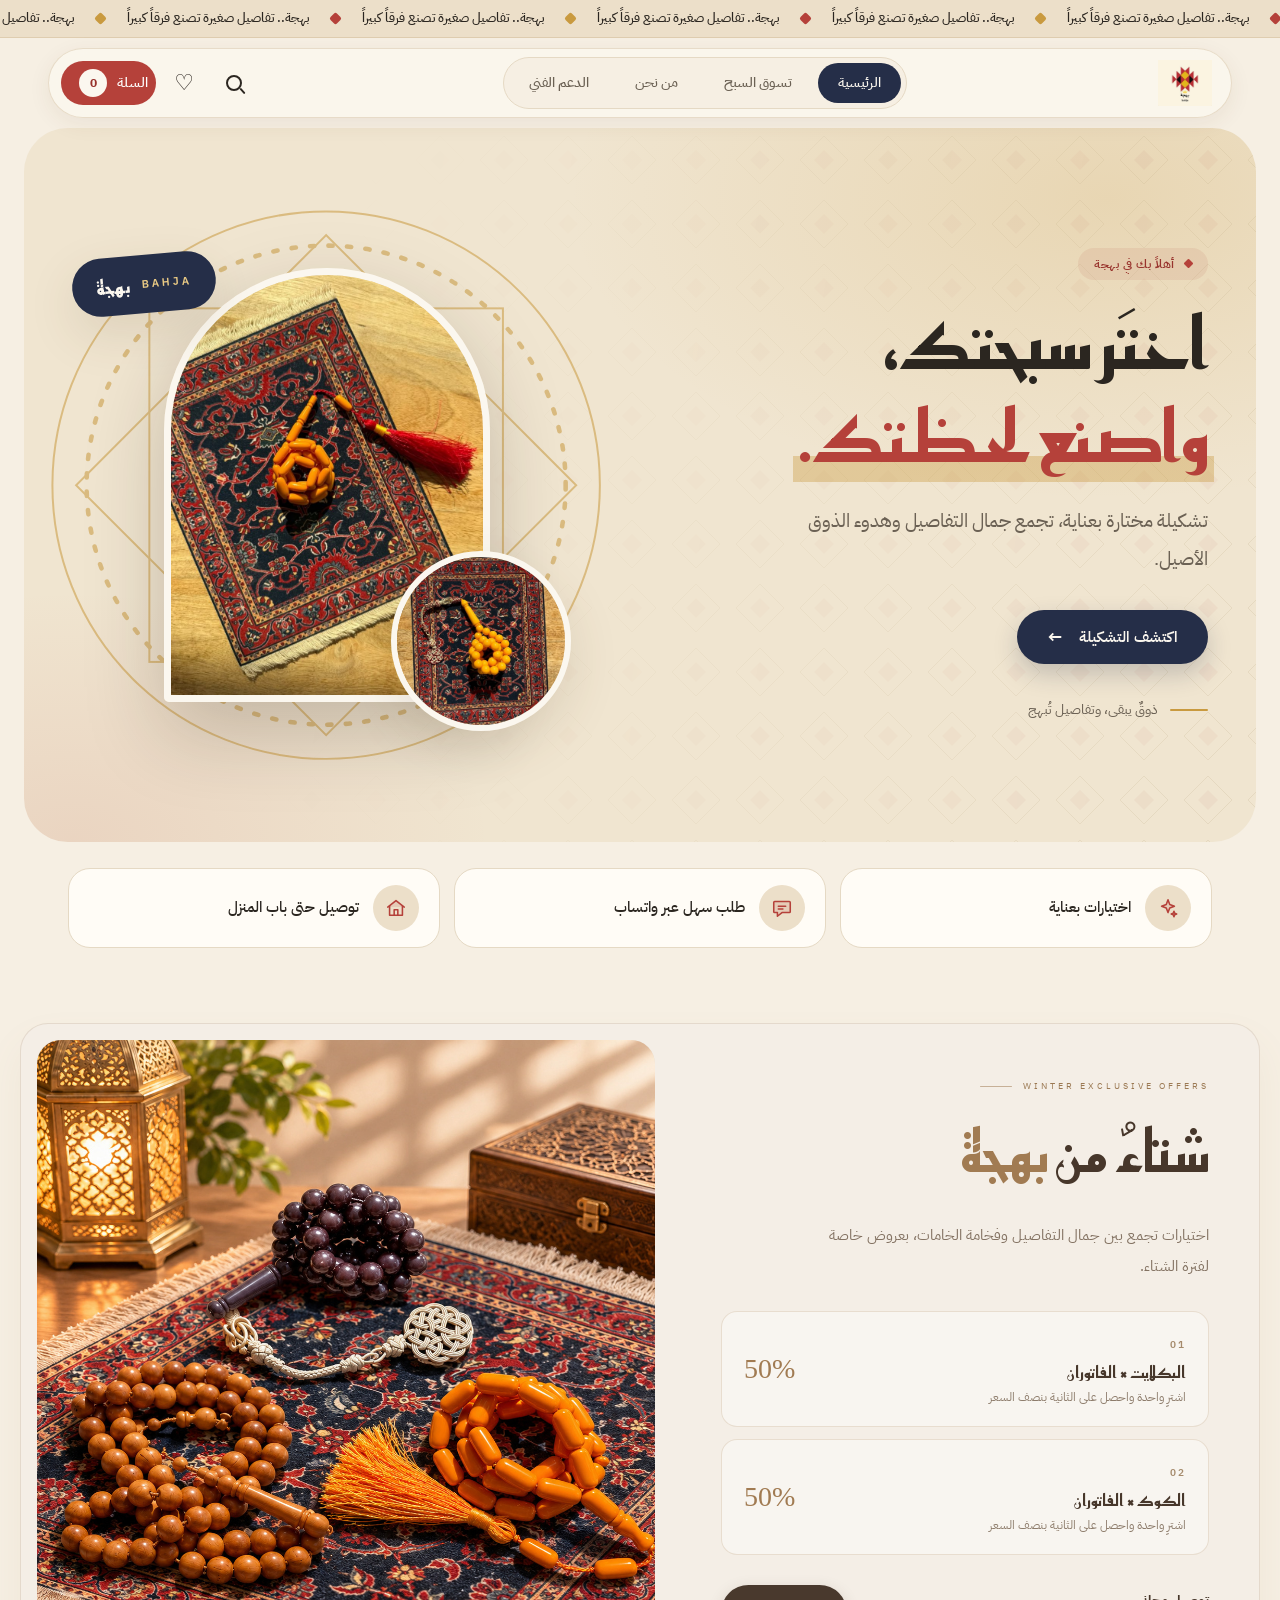
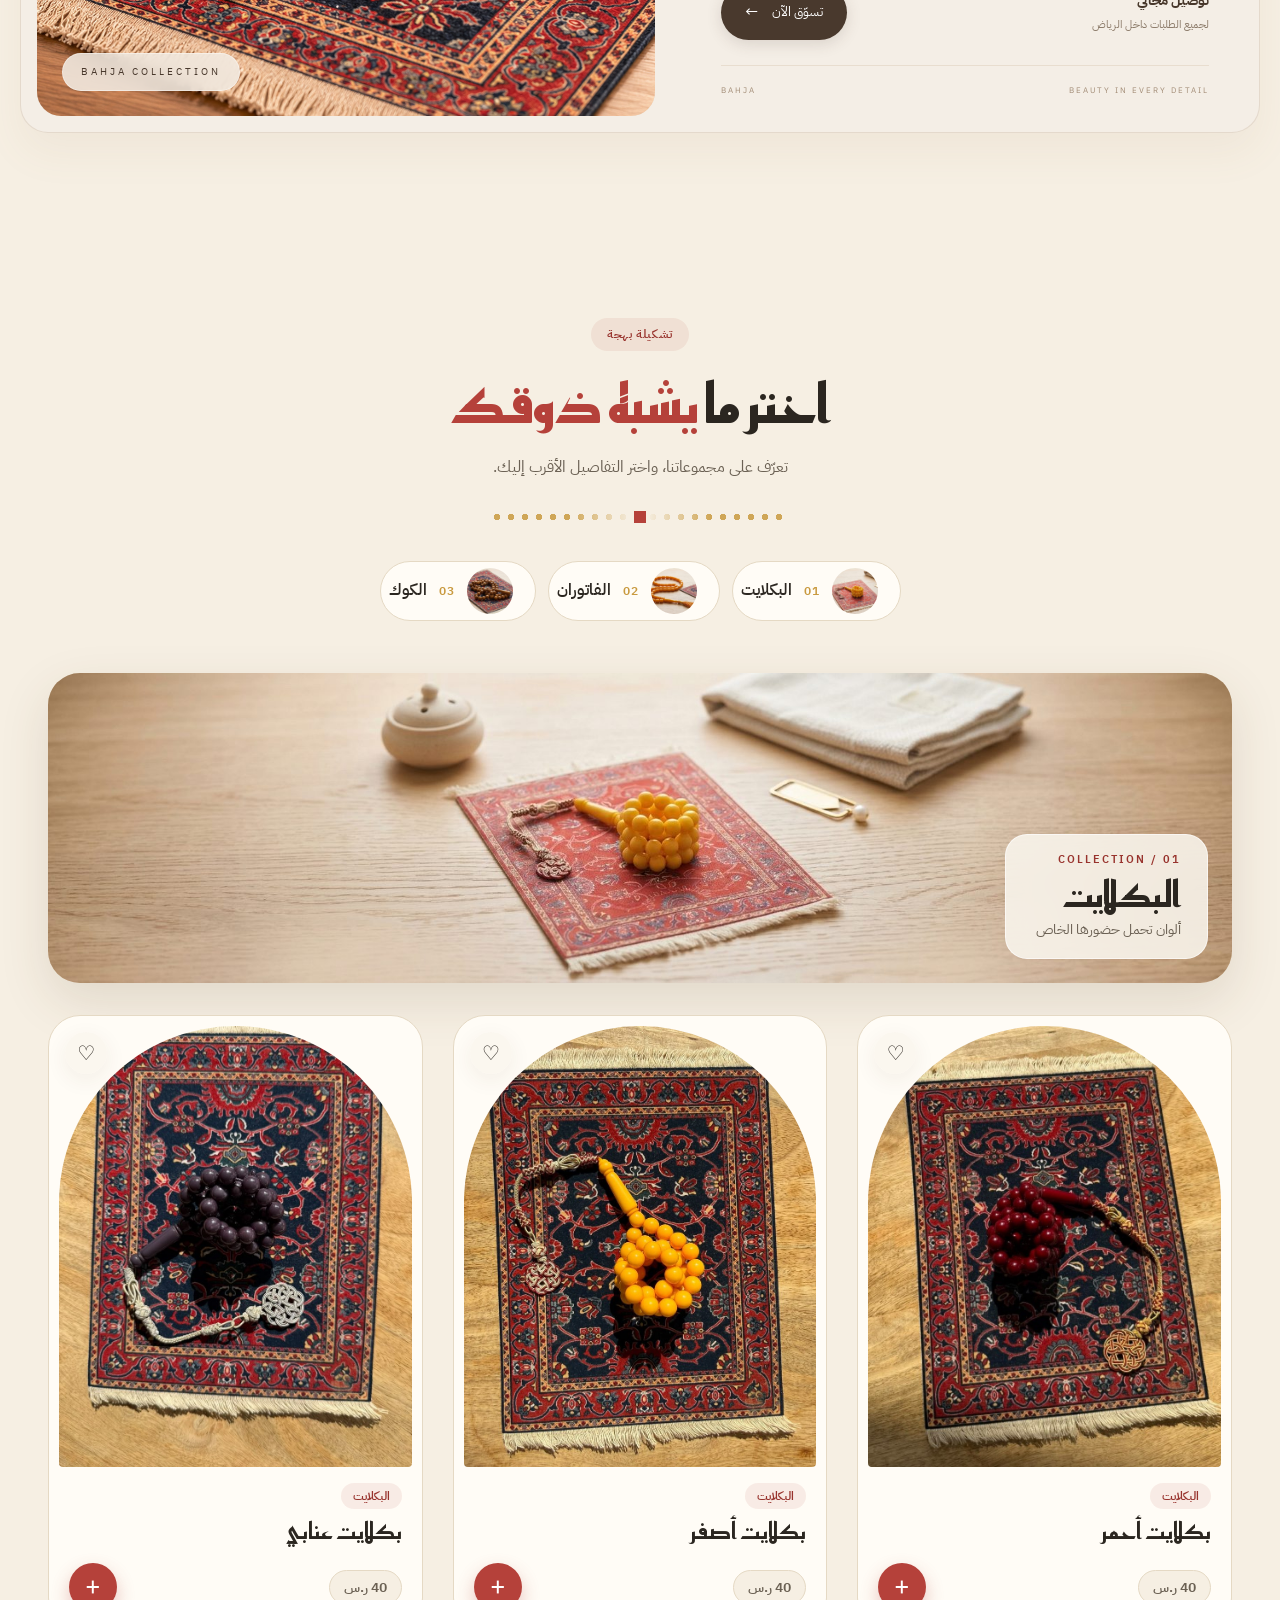
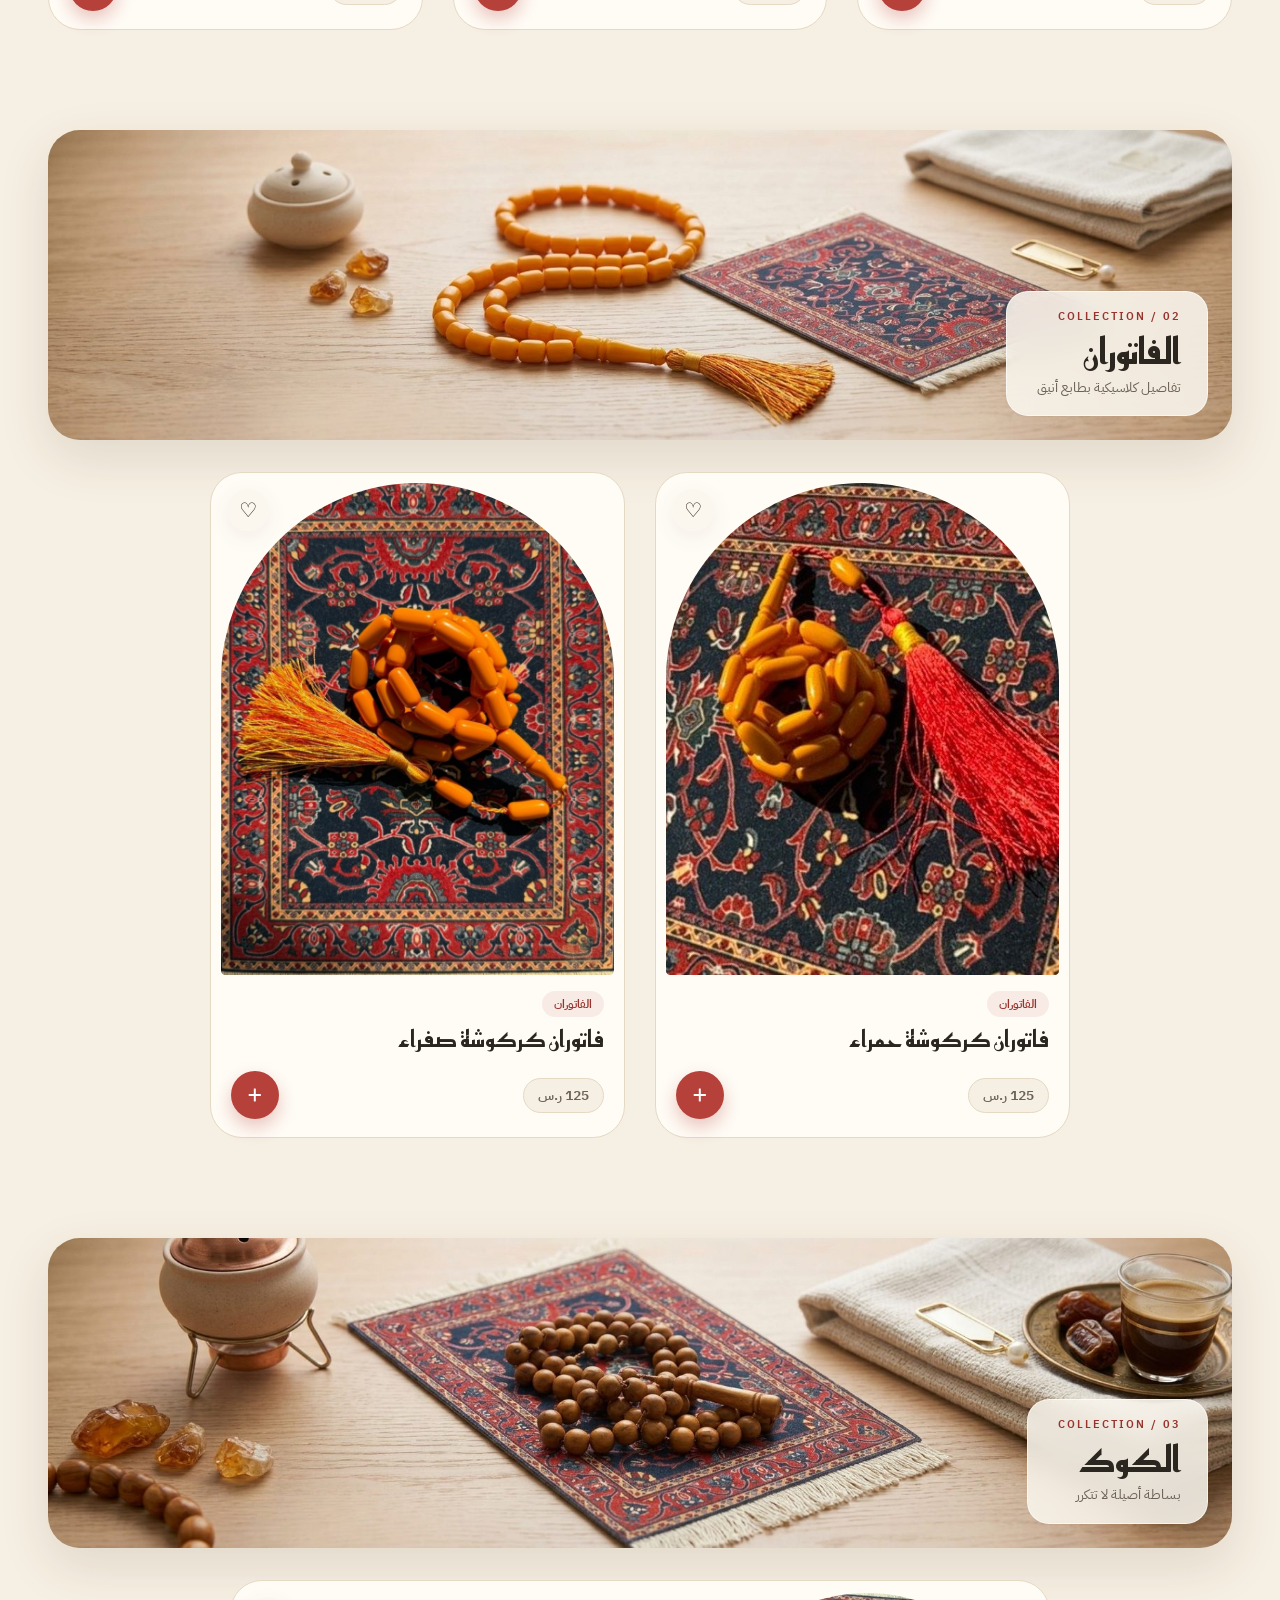
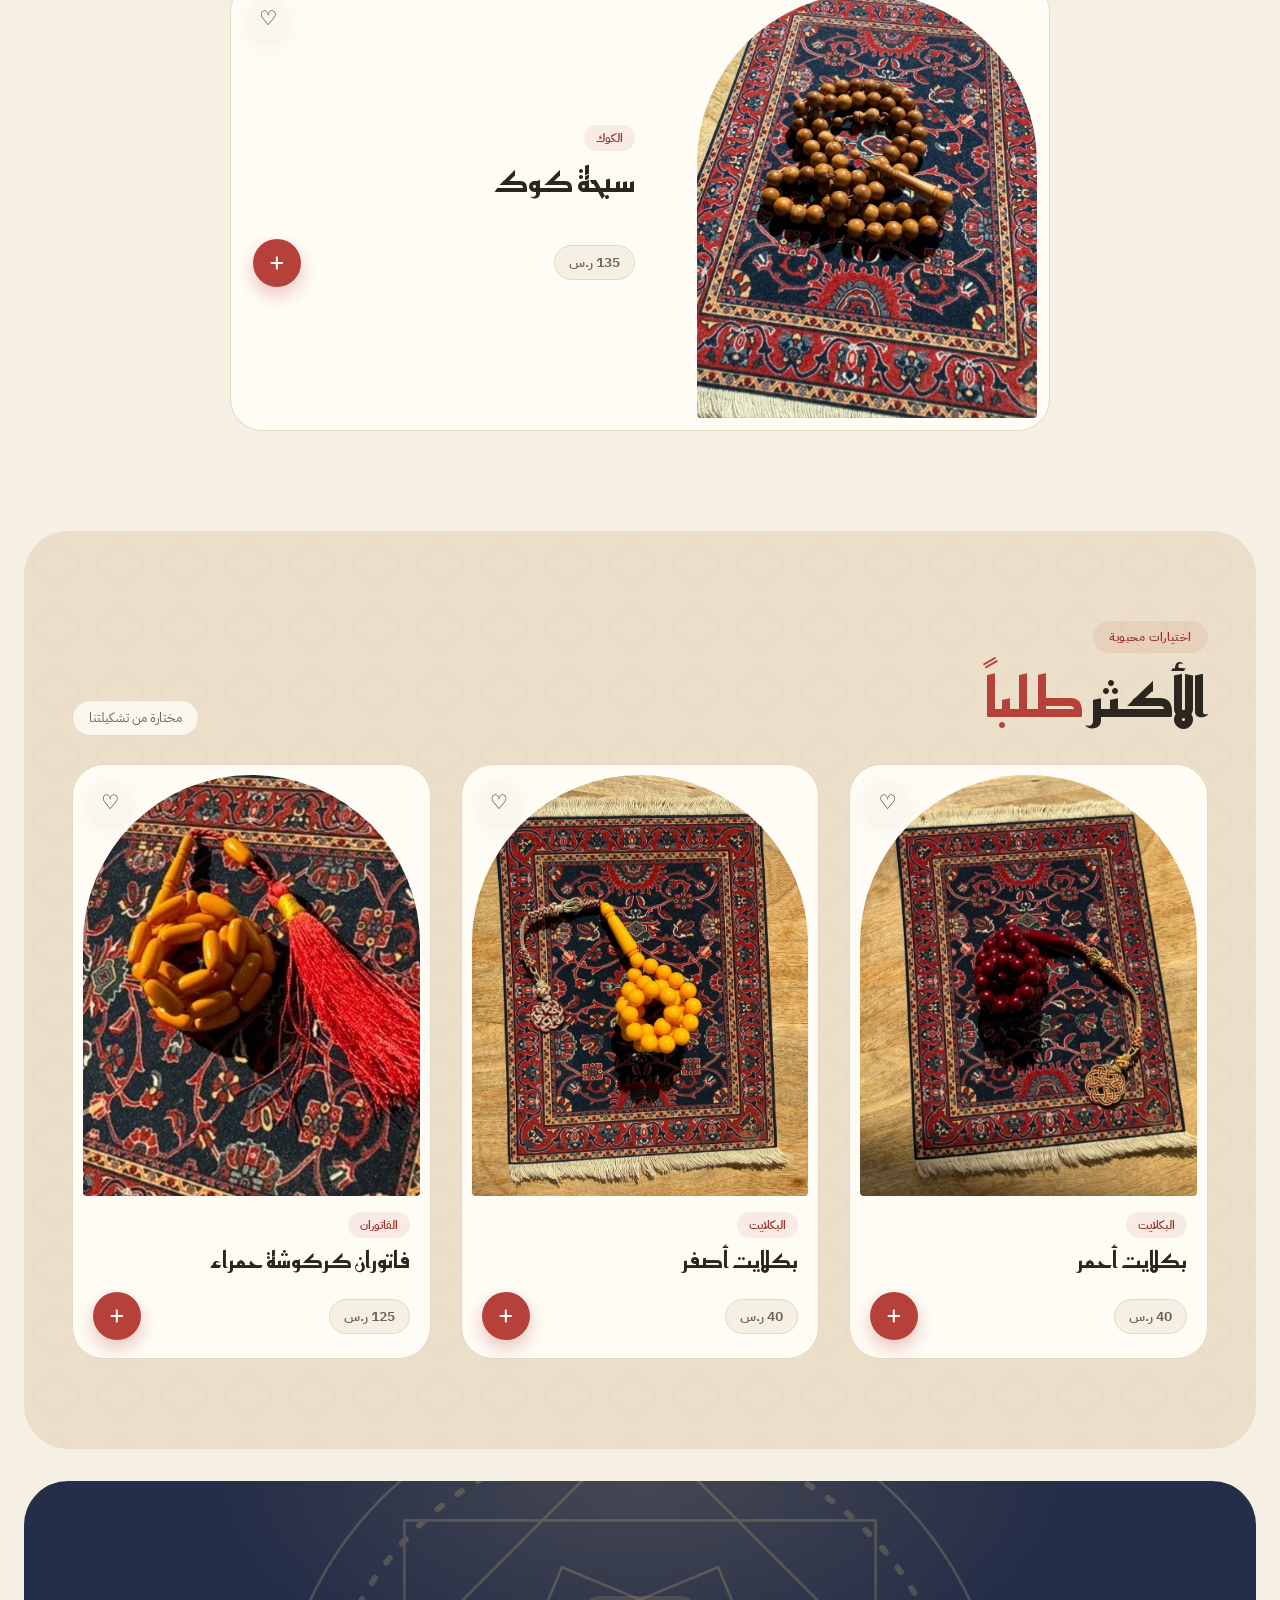
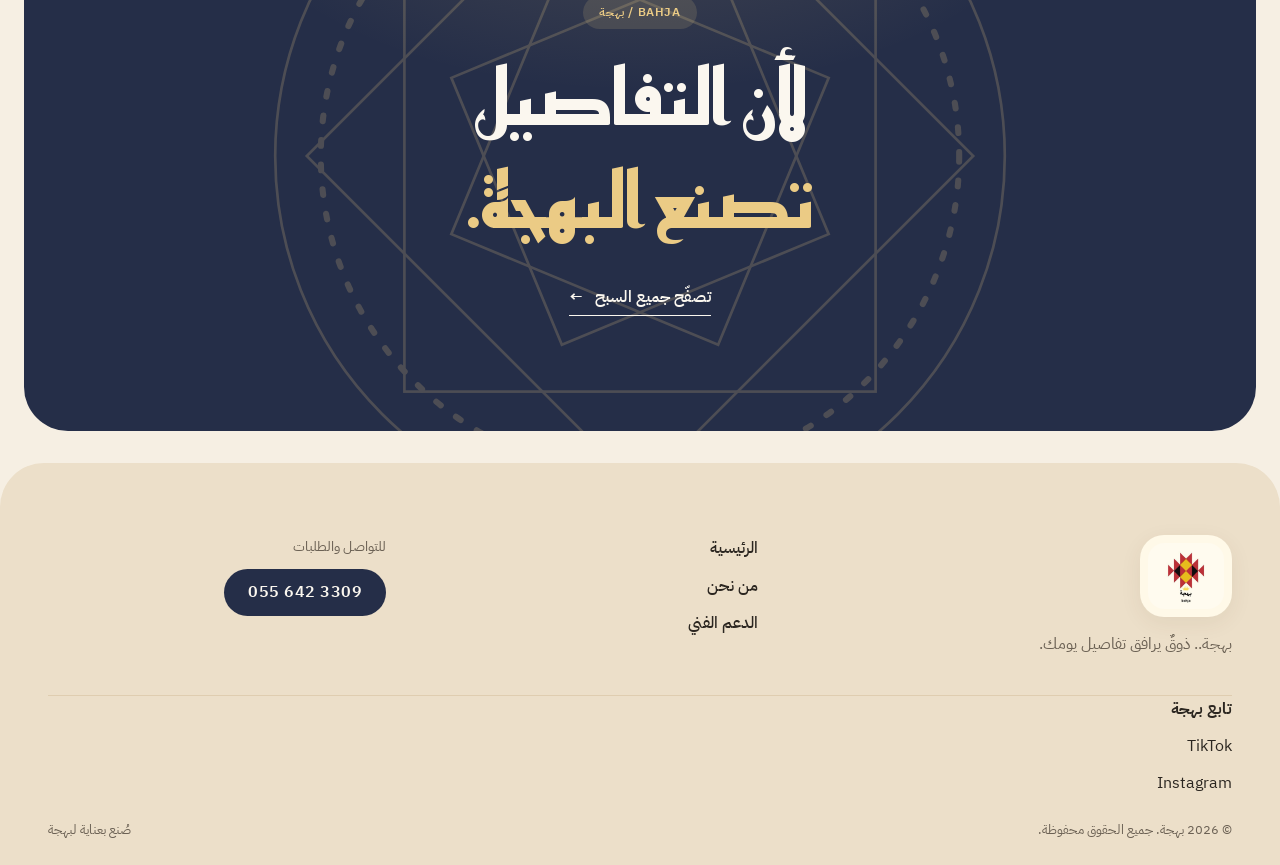
<file: index.html>
<!doctype html><html lang="ar" dir="rtl"><head><meta charset="utf-8"><meta name="viewport" content="width=device-width,initial-scale=1,viewport-fit=cover"><meta name="theme-color" content="#f6efe3"><meta name="description" content="بهجة — سبح مختارة بعناية، بتفاصيل تليق بذوقك."><title>بهجة | متجر السبح</title><link rel="preconnect" href="https://fonts.googleapis.com"><link rel="preconnect" href="https://fonts.gstatic.com" crossorigin><link href="https://fonts.googleapis.com/css2?family=IBM+Plex+Sans+Arabic:wght@300;400;500;600;700&family=Reem+Kufi:wght@400;500;600;700&display=swap" rel="stylesheet"><link rel="stylesheet" href="style.css"><script>document.documentElement.classList.add("js")</script></head><body data-page="home"><script src="s.js"></script><div class="announcement" role="note"><div class="marquee"><div class="marquee-group"><span>بهجة.. تفاصيل صغيرة تصنع فرقاً كبيراً</span><i aria-hidden="true"></i><span>بهجة.. تفاصيل صغيرة تصنع فرقاً كبيراً</span><i aria-hidden="true"></i><span>بهجة.. تفاصيل صغيرة تصنع فرقاً كبيراً</span><i aria-hidden="true"></i><span>بهجة.. تفاصيل صغيرة تصنع فرقاً كبيراً</span><i aria-hidden="true"></i><span>بهجة.. تفاصيل صغيرة تصنع فرقاً كبيراً</span><i aria-hidden="true"></i><span>بهجة.. تفاصيل صغيرة تصنع فرقاً كبيراً</span><i aria-hidden="true"></i><span>بهجة.. تفاصيل صغيرة تصنع فرقاً كبيراً</span><i aria-hidden="true"></i></div><div class="marquee-group" aria-hidden="true"><span>بهجة.. تفاصيل صغيرة تصنع فرقاً كبيراً</span><i aria-hidden="true"></i><span>بهجة.. تفاصيل صغيرة تصنع فرقاً كبيراً</span><i aria-hidden="true"></i><span>بهجة.. تفاصيل صغيرة تصنع فرقاً كبيراً</span><i aria-hidden="true"></i><span>بهجة.. تفاصيل صغيرة تصنع فرقاً كبيراً</span><i aria-hidden="true"></i><span>بهجة.. تفاصيل صغيرة تصنع فرقاً كبيراً</span><i aria-hidden="true"></i><span>بهجة.. تفاصيل صغيرة تصنع فرقاً كبيراً</span><i aria-hidden="true"></i><span>بهجة.. تفاصيل صغيرة تصنع فرقاً كبيراً</span><i aria-hidden="true"></i></div></div></div><header class="site-header"><div class="header-pill"><a class="brand" href="index.html" aria-label="بهجة - الرئيسية"><img src="imgs/logo.png" alt="شعار بهجة"></a><nav class="desktop-nav" aria-label="التنقل الرئيسي"><a class="active" href="index.html">الرئيسية</a><a href="#collections">تسوق السبح</a><a href="about.html">من نحن</a><a href="support.html">الدعم الفني</a></nav><div class="header-actions"><button class="icon-button" id="searchToggle" aria-label="بحث"><span class="search-symbol"></span></button><button class="icon-button favorite-shortcut" id="favoritesToggle" aria-label="المفضلة">♡</button><button class="cart-button" id="cartToggle" aria-label="السلة"><span>السلة</span><span class="cart-count" id="cartCount">0</span></button><button class="menu-toggle" id="menuToggle" aria-label="فتح القائمة" aria-expanded="false"><i></i><i></i></button></div></div><nav class="mobile-nav" id="mobileNav" aria-label="قائمة الجوال"><a class="active" href="index.html">الرئيسية</a><a href="#collections">تسوق السبح</a><a href="about.html">من نحن</a><a href="support.html">الدعم الفني</a></nav></header><main><section class="hero"><div class="hero-copy"><span class="eyebrow"><span></span> أهلاً بك في بهجة</span><h1>اختَر سبحتك،<br><em>واصنع لحظتك.</em></h1><p>تشكيلة مختارة بعناية، تجمع جمال التفاصيل وهدوء الذوق الأصيل.</p><a class="primary-button" href="#collections">اكتشف التشكيلة <span>←</span></a><div class="hero-note"><span class="note-line"></span> ذوقٌ يبقى، وتفاصيل تُبهج</div></div><div class="hero-art"><svg class="star-ring" viewBox="0 0 200 200" aria-hidden="true" focusable="false"><g fill="none" stroke="currentColor" stroke-width=".7"><circle cx="100" cy="100" r="96"/><circle cx="100" cy="100" r="84" stroke-dasharray="1.5 5" stroke-linecap="round" stroke-width="1.6"/><rect x="38" y="38" width="124" height="124"/><rect x="38" y="38" width="124" height="124" transform="rotate(45 100 100)"/><rect x="62" y="62" width="76" height="76" transform="rotate(22.5 100 100)"/><rect x="62" y="62" width="76" height="76" transform="rotate(67.5 100 100)"/></g></svg><div class="hero-arch"><img src="imgs/ftr_ahmr4.jpg" alt="سبحة من تشكيلة بهجة" onerror="this.style.opacity='.0'"></div><div class="hero-round"><img src="imgs/bkl_a9fr1.jpg" alt="" onerror="this.style.opacity='.0'"></div><div class="hero-stamp"><span>BAHJA</span><b>بهجة</b></div></div></section><section class="trust-strip reveal" aria-label="مميزات المتجر"><div><span class="trust-icon"><svg viewBox="0 0 24 24" aria-hidden="true"><path d="M12 3l1.9 5.1L19 10l-5.1 1.9L12 17l-1.9-5.1L5 10l5.1-1.9L12 3zM18.5 15.5l.8 2.2 2.2.8-2.2.8-.8 2.2-.8-2.2-2.2-.8 2.2-.8.8-2.2z"/></svg></span><span>اختيارات بعناية</span></div><div><span class="trust-icon"><svg viewBox="0 0 24 24" aria-hidden="true"><path d="M4 5h16a1 1 0 011 1v10a1 1 0 01-1 1h-8l-5 4v-4H4a1 1 0 01-1-1V6a1 1 0 011-1z"/><path d="M8 10h8M8 13h5"/></svg></span><span>طلب سهل عبر واتساب</span></div><div><span class="trust-icon"><svg viewBox="0 0 24 24" aria-hidden="true"><path d="M3 11l9-7 9 7"/><path d="M5 10v10h14V10"/><path d="M10 20v-6h4v6"/></svg></span><span>توصيل حتى باب المنزل</span></div></section><section class="winter-luxury" id="winterOffers"><div class="winter-image"><img src="imgs/shta.jpg" alt="تشكيلة بهجة لعروض الشتاء"><span class="winter-image-tag">BAHJA COLLECTION</span></div><div class="winter-info"><div class="winter-overline"><span></span>WINTER EXCLUSIVE OFFERS</div><h2>شتاءٌ من <em>بهجة</em></h2><p class="winter-description">اختيارات تجمع بين جمال التفاصيل وفخامة الخامات، بعروض خاصة لفترة الشتاء.</p><div class="winter-offer-list"><div class="winter-offer"><div><span class="winter-number">01</span><h3>البكلايت × الفاتوران</h3><p>اشترِ واحدة واحصل على الثانية بنصف السعر</p></div><span class="winter-offer-mark">50%</span></div><div class="winter-offer"><div><span class="winter-number">02</span><h3>الكوك × الفاتوران</h3><p>اشترِ واحدة واحصل على الثانية بنصف السعر</p></div><span class="winter-offer-mark">50%</span></div></div><div class="winter-bottom"><div class="winter-delivery"><div><b>توصيل مجاني</b><small>لجميع الطلبات داخل الرياض</small></div></div><a href="#collections" class="winter-shop-link">تسوّق الآن <span>←</span></a></div><div class="winter-footnote"><span>BAHJA</span><span>BEAUTY IN EVERY DETAIL</span></div></div></section><section class="section-heading reveal" id="collections"><div><span class="eyebrow">تشكيلة بهجة</span><h2>اختر ما <em>يشبه ذوقك</em></h2></div><p>تعرّف على مجموعاتنا، واختر التفاصيل الأقرب إليك.</p><div class="orn" aria-hidden="true"></div></section><nav class="collection-pills reveal" aria-label="المجموعات"><a href="#bakelite"><img src="imgs/blk.jpg" alt=""><b>01</b><span>البكلايت</span></a><a href="#faturan"><img src="imgs/ftr.jpg" alt=""><b>02</b><span>الفاتوران</span></a><a href="#kok"><img src="imgs/kok.jpg" alt=""><b>03</b><span>الكوك</span></a></nav><div class="search-panel" id="searchPanel"><label for="productSearch">ابحث عن سبحتك</label><div class="search-input-wrap"><span class="search-symbol"></span><input id="productSearch" type="search" placeholder="ابحث بالاسم أو النوع..."><button id="clearSearch" type="button">مسح</button></div></div><section class="collection-section" id="bakelite"><div class="collection-banner reveal"><img src="imgs/blk.jpg" alt="مجموعة البكلايت"><div class="banner-overlay"><span>01 / COLLECTION</span><h3>البكلايت</h3><p>ألوان تحمل حضورها الخاص</p></div></div><div class="product-grid" id="grid-bakelite"></div></section><section class="collection-section" id="faturan"><div class="collection-banner reveal"><img src="imgs/ftr.jpg" alt="مجموعة الفاتوران"><div class="banner-overlay"><span>02 / COLLECTION</span><h3>الفاتوران</h3><p>تفاصيل كلاسيكية بطابع أنيق</p></div></div><div class="product-grid" id="grid-faturan"></div></section><section class="collection-section" id="kok"><div class="collection-banner reveal"><img src="imgs/kok.jpg" alt="مجموعة الكوك"><div class="banner-overlay"><span>03 / COLLECTION</span><h3>الكوك</h3><p>بساطة أصيلة لا تتكرر</p></div></div><div class="product-grid" id="grid-kok"></div></section><section class="popular-section"><div class="section-heading compact reveal"><div><span class="eyebrow">اختيارات محبوبة</span><h2>الأكثر <em>طلباً</em></h2></div><span class="small-note">مختارة من تشكيلتنا</span></div><div class="popular-track" id="popularTrack"></div></section><section class="closing-banner reveal"><svg class="star-ring" viewBox="0 0 200 200" aria-hidden="true" focusable="false"><g fill="none" stroke="currentColor" stroke-width=".7"><circle cx="100" cy="100" r="96"/><circle cx="100" cy="100" r="84" stroke-dasharray="1.5 5" stroke-linecap="round" stroke-width="1.6"/><rect x="38" y="38" width="124" height="124"/><rect x="38" y="38" width="124" height="124" transform="rotate(45 100 100)"/><rect x="62" y="62" width="76" height="76" transform="rotate(22.5 100 100)"/><rect x="62" y="62" width="76" height="76" transform="rotate(67.5 100 100)"/></g></svg><span class="eyebrow">BAHJA / بهجة</span><h2>لأن التفاصيل<br><em>تصنع البهجة.</em></h2><a class="text-link" href="#collections">تصفّح جميع السبح <span>←</span></a></section></main><footer class="site-footer"><div class="footer-inner"><div class="footer-brand"><img src="imgs/logo.png" alt="بهجة"><p>بهجة.. ذوقٌ يرافق تفاصيل يومك.</p></div><div class="footer-links"><a href="index.html">الرئيسية</a><a href="about.html">من نحن</a><a href="support.html">الدعم الفني</a></div><div class="footer-contact"><span>للتواصل والطلبات</span><a href="https://wa.me/966556423309" target="_blank" rel="noopener" dir="ltr">055 642 3309</a></div></div><div class="footer-social"><span>تابع بهجة</span><a href="https://www.tiktok.com/@bahja.ksa" target="_blank" rel="noopener">TikTok</a><a href="https://www.instagram.com/bahja.ksa" target="_blank" rel="noopener">Instagram</a></div><div class="footer-bottom"><span>© <span id="year" class="year"></span> بهجة. جميع الحقوق محفوظة.</span><span>صُنع بعناية لبهجة</span></div></footer><div class="overlay" id="overlay"></div><aside class="cart-drawer" id="cartDrawer" aria-label="سلة التسوق"><div class="drawer-head"><div><span class="eyebrow">مشترياتك</span><h3>سلة التسوق</h3></div><button class="close-button" data-close aria-label="إغلاق">×</button></div><div class="cart-items" id="cartItems"></div><div class="cart-bottom"><div class="total-row"><span>المجموع قبل الخصم</span><strong id="cartSubtotal">0 ر.س</strong></div><div class="total-row"><span>خصم عروض الشتاء</span><strong id="cartDiscount">0 ر.س</strong></div><div class="total-row"><span>الإجمالي بعد الخصم</span><strong id="cartTotal">0 ر.س</strong></div><button class="primary-button full" id="checkoutButton">إتمام الطلب <span>←</span></button><p>سيتم إرسال تفاصيل طلبك عبر واتساب.</p></div></aside><section class="modal" id="productModal" role="dialog" aria-modal="true" aria-label="تفاصيل المنتج"><button class="close-button modal-close" data-close aria-label="إغلاق">×</button><div id="productModalContent"></div></section><section class="modal checkout-modal" id="checkoutModal" role="dialog" aria-modal="true" aria-label="إتمام الطلب"><button class="close-button modal-close" data-close aria-label="إغلاق">×</button><span class="eyebrow">خطوة أخيرة</span><h2>إتمام <em>طلبك</em></h2><p class="modal-intro">أدخل بيانات التوصيل، وسنجهّز لك رسالة الطلب على واتساب.</p><form id="checkoutForm"><div class="form-grid"><label>الاسم الكامل<input name="name" autocomplete="name" required placeholder="اكتب اسمك"></label><label>رقم الجوال<input name="phone" type="tel" inputmode="tel" autocomplete="tel" required placeholder="05xxxxxxxx"></label><label>المدينة <b>*</b><input name="city" required placeholder="مثال: الرياض"><small>التوصيل مجاني داخل مدينة الرياض.</small></label><label class="wide">عنوان المنزل <b>*</b><textarea name="address" required rows="2" placeholder="الحي، الشارع، رقم المنزل أو وصف الموقع"></textarea></label><label class="wide">طريقة التوصيل<select name="delivery" id="deliverySelect" required><option value="">اختر طريقة التوصيل</option><option value="توصيل إلى المنزل">توصيل إلى المنزل</option><option value="استلام من نقطة تسليم">استلام من نقطة تسليم</option></select></label><label class="wide">ملاحظات إضافية<textarea name="notes" rows="2" placeholder="اختياري"></textarea></label></div><div class="checkout-summary"><span>إجمالي الطلب</span><strong id="checkoutTotal">0 ر.س</strong></div><button class="primary-button full" type="submit">إرسال الطلب عبر واتساب <span>←</span></button><p class="form-hint">سيتم فتح واتساب لمراجعة الرسالة وإرسالها بنفسك.</p></form></section><div class="toast" id="toast" role="status"></div><script src="products.js"></script><script src="app.js"></script><script src="s.js"></script></body></html>
</file>
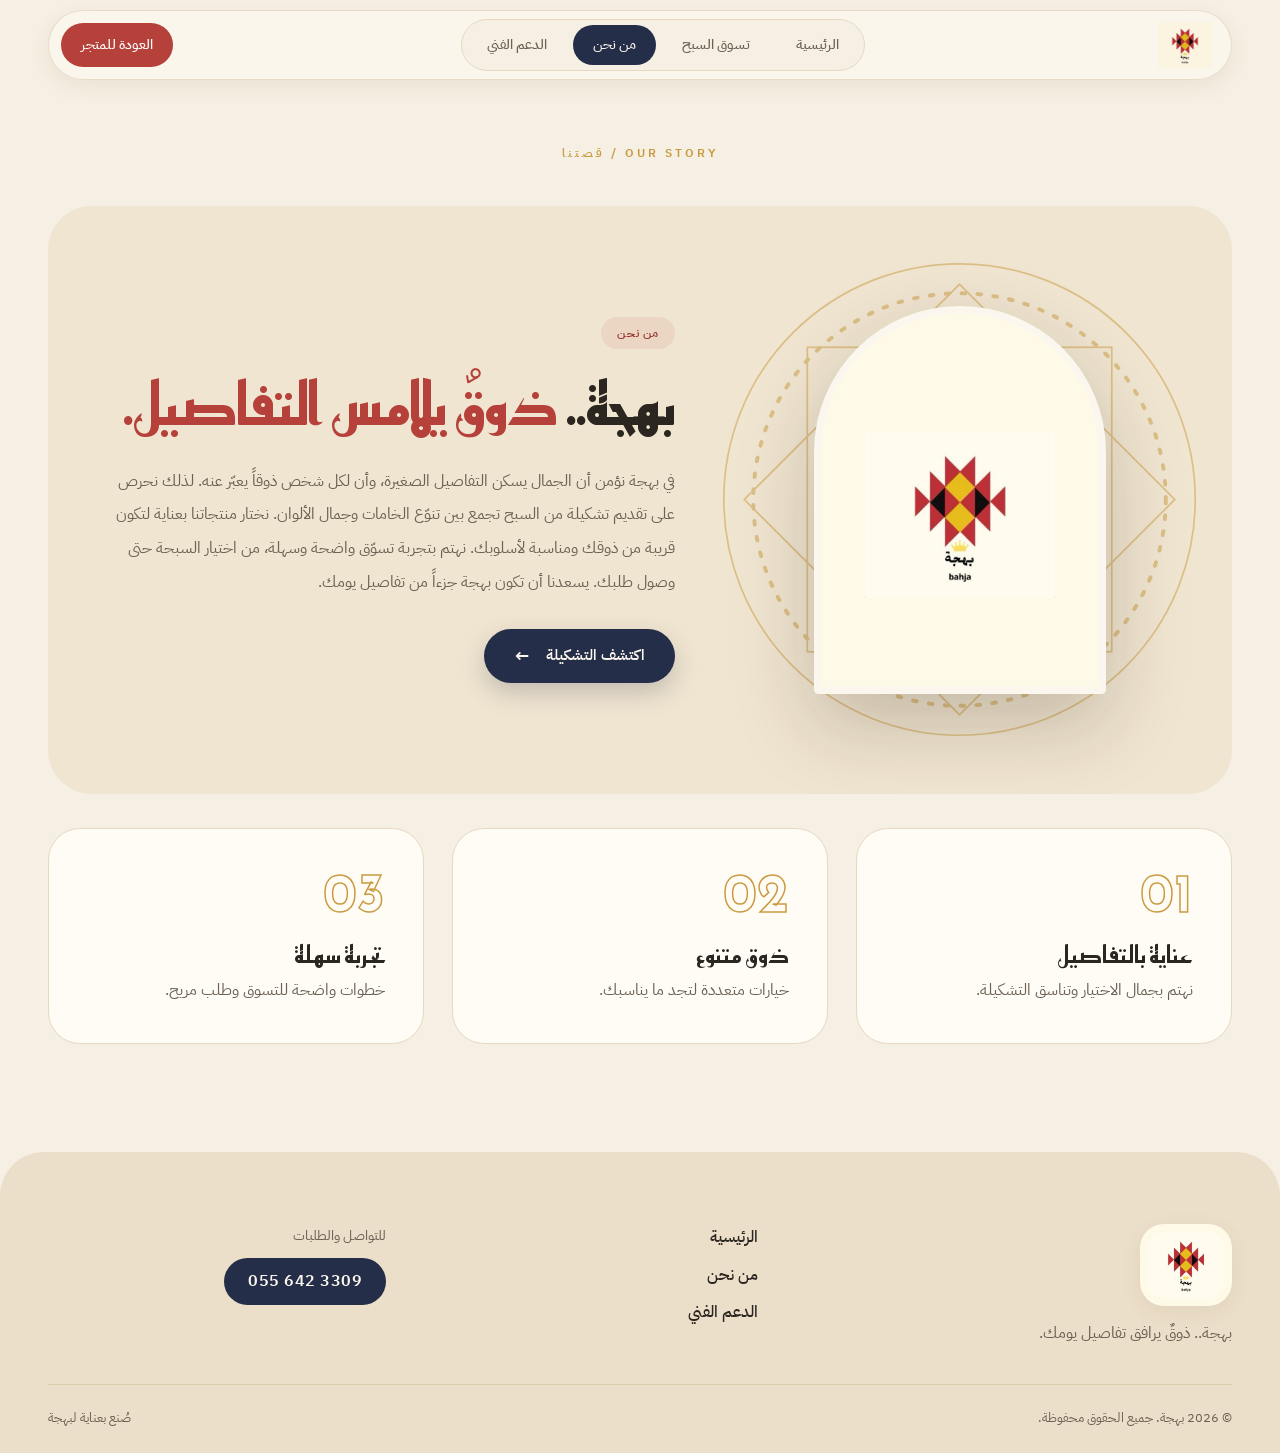
<file: about.html>
<!doctype html><html lang="ar" dir="rtl"><head><meta charset="utf-8"><meta name="viewport" content="width=device-width,initial-scale=1,viewport-fit=cover"><meta name="theme-color" content="#f6efe3"><title>من نحن | بهجة</title><link rel="preconnect" href="https://fonts.googleapis.com"><link rel="preconnect" href="https://fonts.gstatic.com" crossorigin><link href="https://fonts.googleapis.com/css2?family=IBM+Plex+Sans+Arabic:wght@300;400;500;600;700&family=Reem+Kufi:wght@400;500;600;700&display=swap" rel="stylesheet"><link rel="stylesheet" href="style.css"><script>document.documentElement.classList.add("js")</script></head><body data-page="inner"><header class="site-header"><div class="header-pill"><a class="brand" href="index.html" aria-label="بهجة - الرئيسية"><img src="imgs/logo.png" alt="شعار بهجة"></a><nav class="desktop-nav" aria-label="التنقل الرئيسي"><a href="index.html">الرئيسية</a><a href="index.html#collections">تسوق السبح</a><a class="active" href="about.html">من نحن</a><a href="support.html">الدعم الفني</a></nav><div class="header-actions"><a class="cart-button" href="index.html"><span>العودة للمتجر</span></a><button class="menu-toggle" id="menuToggle" aria-label="فتح القائمة" aria-expanded="false"><i></i><i></i></button></div></div><nav class="mobile-nav" id="mobileNav" aria-label="قائمة الجوال"><a href="index.html">الرئيسية</a><a href="index.html#collections">تسوق السبح</a><a class="active" href="about.html">من نحن</a><a href="support.html">الدعم الفني</a></nav></header><main class="inner-page"><div class="inner-kicker">OUR STORY / قصتنا</div><section class="about-hero"><div class="about-mark"><svg class="star-ring" viewBox="0 0 200 200" aria-hidden="true" focusable="false"><g fill="none" stroke="currentColor" stroke-width=".7"><circle cx="100" cy="100" r="96"/><circle cx="100" cy="100" r="84" stroke-dasharray="1.5 5" stroke-linecap="round" stroke-width="1.6"/><rect x="38" y="38" width="124" height="124"/><rect x="38" y="38" width="124" height="124" transform="rotate(45 100 100)"/><rect x="62" y="62" width="76" height="76" transform="rotate(22.5 100 100)"/><rect x="62" y="62" width="76" height="76" transform="rotate(67.5 100 100)"/></g></svg><div class="about-arch"><img src="imgs/logo.png" alt="شعار بهجة"></div></div><div class="about-copy"><span class="eyebrow">من نحن</span><h1>بهجة.. <em>ذوقٌ يلامس التفاصيل.</em></h1><p>في بهجة نؤمن أن الجمال يسكن التفاصيل الصغيرة، وأن لكل شخص ذوقاً يعبّر عنه. لذلك نحرص على تقديم تشكيلة من السبح تجمع بين تنوّع الخامات وجمال الألوان. نختار منتجاتنا بعناية لتكون قريبة من ذوقك ومناسبة لأسلوبك. نهتم بتجربة تسوّق واضحة وسهلة، من اختيار السبحة حتى وصول طلبك. يسعدنا أن تكون بهجة جزءاً من تفاصيل يومك.</p><a class="primary-button" href="index.html#collections">اكتشف التشكيلة <span>←</span></a></div></section><div class="about-values"><div class="reveal"><b>01</b><h3>عناية بالتفاصيل</h3><p>نهتم بجمال الاختيار وتناسق التشكيلة.</p></div><div class="reveal"><b>02</b><h3>ذوق متنوع</h3><p>خيارات متعددة لتجد ما يناسبك.</p></div><div class="reveal"><b>03</b><h3>تجربة سهلة</h3><p>خطوات واضحة للتسوق وطلب مريح.</p></div></div></main><footer class="site-footer"><div class="footer-inner"><div class="footer-brand"><img src="imgs/logo.png" alt="بهجة"><p>بهجة.. ذوقٌ يرافق تفاصيل يومك.</p></div><div class="footer-links"><a href="index.html">الرئيسية</a><a href="about.html">من نحن</a><a href="support.html">الدعم الفني</a></div><div class="footer-contact"><span>للتواصل والطلبات</span><a href="https://wa.me/966556423309" target="_blank" rel="noopener" dir="ltr">055 642 3309</a></div></div><div class="footer-bottom"><span>© <span id="year" class="year"></span> بهجة. جميع الحقوق محفوظة.</span><span>صُنع بعناية لبهجة</span></div></footer><script src="app.js"></script><script src="s.js"></script></body></html>
</file>
<file: style.css>
:root{color-scheme:light;--bg:#f6efe3;--bg2:#fbf7ef;--card:#fffcf6;--sand:#ecdfc9;--sand2:#dfcdb0;--line:#e5d9c4;--ink:#2b2620;--muted:#6b6154;--navy:#252e48;--navy2:#1c2338;--brick:#b5413a;--brick-d:#98332d;--gold:#c99a3f;--gold-soft:#ebcb85;--r-xl:44px;--r-lg:32px;--r-md:22px;--r-sm:14px;--shadow-s:0 6px 22px rgba(86,60,28,.07);--shadow-m:0 18px 50px rgba(86,60,28,.13);--shadow-l:0 30px 80px rgba(40,28,14,.22);--display:'Reem Kufi','IBM Plex Sans Arabic',serif;--body:'IBM Plex Sans Arabic','Tahoma',system-ui,sans-serif;--wrap:1240px;--gutter:clamp(16px,4.5vw,48px);--pad:max(var(--gutter),calc((100vw - var(--wrap)) / 2));--ease:cubic-bezier(.2,.7,.2,1)}*{box-sizing:border-box}html{scroll-behavior:smooth;scroll-padding-top:110px;-webkit-text-size-adjust:100%}body{margin:0;background:var(--bg);color:var(--ink);font-family:var(--body);font-size:16px;line-height:1.7;-webkit-font-smoothing:antialiased;overflow-x:hidden}body.no-scroll{overflow:hidden}img{max-width:100%;display:block}a{color:inherit;text-decoration:none}button,input,textarea,select{font:inherit;color:inherit}button{cursor:pointer;-webkit-tap-highlight-color:transparent}:focus-visible{outline:2px solid var(--brick);outline-offset:3px;border-radius:8px}em{font-style:normal}h1,h2,h3,h4{font-family:var(--display);font-weight:600;margin:0;line-height:1.35}.announcement{background:var(--sand);color:var(--ink);overflow:hidden;height:38px;display:flex;align-items:center;font-size:13px;border-bottom:1px solid var(--sand2)}.marquee{display:flex;width:max-content;direction:ltr;animation:marquee 46s linear infinite}.marquee-group{display:flex;align-items:center;flex-shrink:0}.marquee-group span{padding:0 22px;white-space:nowrap;direction:rtl;font-weight:500}.marquee-group i{width:9px;height:9px;background:var(--brick);transform:rotate(45deg);flex-shrink:0;border-radius:2px}.marquee-group i:nth-of-type(even){background:var(--gold)}@keyframes marquee{to{transform:translateX(-50%)}}.site-header{position:sticky;top:0;z-index:30;padding:10px var(--gutter) 0}.header-pill{max-width:var(--wrap);margin:0 auto;height:70px;padding:0 14px 0 12px;display:flex;align-items:center;justify-content:space-between;gap:16px;background:rgba(251,247,239,.84);-webkit-backdrop-filter:blur(16px) saturate(1.3);backdrop-filter:blur(16px) saturate(1.3);border:1px solid rgba(229,217,196,.9);border-radius:999px;box-shadow:var(--shadow-s);transition:box-shadow .3s,background .3s}.site-header.scrolled .header-pill{box-shadow:var(--shadow-m);background:rgba(251,247,239,.94)}.brand{display:grid;place-items:center;width:64px;height:56px;flex-shrink:0}.brand img{width:54px;height:50px;object-fit:contain;mix-blend-mode:multiply}.desktop-nav{display:flex;gap:6px;align-items:center;background:var(--bg);padding:5px;border-radius:999px;border:1px solid var(--line)}.desktop-nav a{font-size:14px;font-weight:500;color:var(--muted);padding:8px 20px;border-radius:999px;transition:.25s}.desktop-nav a:hover{color:var(--ink);background:var(--sand)}.desktop-nav a.active{background:var(--navy);color:var(--bg2)}.header-actions{display:flex;align-items:center;gap:6px}.icon-button{border:0;background:transparent;width:44px;height:44px;border-radius:50%;display:grid;place-items:center;font-size:22px;line-height:1;transition:.25s}.icon-button:hover{background:var(--sand)}.icon-button.active{background:var(--brick);color:#fff}.search-symbol{width:16px;height:16px;border:2px solid currentColor;border-radius:50%;display:block;position:relative}.search-symbol:after{content:"";position:absolute;width:7px;height:2px;background:currentColor;right:-6px;bottom:-3px;transform:rotate(48deg);border-radius:2px}.cart-button{border:0;background:var(--brick);color:#fff;padding:0 8px 0 18px;height:44px;border-radius:999px;font-size:14px;font-weight:500;display:inline-flex;gap:10px;align-items:center;transition:.25s}.cart-button:hover{background:var(--brick-d);transform:translateY(-1px)}a.cart-button{padding:0 20px}.cart-count{background:var(--bg2);color:var(--brick-d);border-radius:50%;width:28px;height:28px;display:grid;place-items:center;font-size:12px;font-weight:700}.cart-count.bump{animation:bump .4s var(--ease)}@keyframes bump{40%{transform:scale(1.35)}}.menu-toggle{display:none;border:0;background:var(--sand);width:44px;height:44px;border-radius:50%;place-items:center;align-content:center;gap:5px}.menu-toggle i{display:block;width:18px;height:2px;background:var(--ink);border-radius:2px;transition:.3s}.menu-toggle.open i:first-child{transform:translateY(3.5px) rotate(45deg)}.menu-toggle.open i:last-child{transform:translateY(-3.5px) rotate(-45deg)}.mobile-nav{display:none;position:absolute;top:calc(100% + 8px);inset-inline:var(--gutter);background:var(--bg2);border:1px solid var(--line);border-radius:var(--r-lg);padding:10px;box-shadow:var(--shadow-m);gap:4px}.mobile-nav a{padding:14px 18px;border-radius:var(--r-md);font-weight:500}.mobile-nav a:active,.mobile-nav a:hover{background:var(--sand)}.primary-button{display:inline-flex;align-items:center;justify-content:center;gap:16px;background:var(--navy);color:var(--bg2);padding:0 30px;min-height:54px;border:0;border-radius:999px;font-size:15px;font-weight:600;transition:.3s var(--ease);box-shadow:0 10px 24px rgba(37,46,72,.22)}.primary-button span{font-size:18px;transition:transform .3s var(--ease)}.primary-button:hover{background:var(--brick);transform:translateY(-2px);box-shadow:0 14px 28px rgba(181,65,58,.28)}.primary-button:hover span{transform:translateX(-5px)}.primary-button.full{width:100%}.text-link{display:inline-flex;gap:12px;align-items:center;color:var(--bg2);font-weight:600;border-bottom:1px solid currentColor;padding-bottom:4px}.close-button{width:44px;height:44px;border-radius:50%;border:0;background:var(--sand);font-size:24px;line-height:1;display:grid;place-items:center;transition:.25s;flex-shrink:0}.close-button:hover{background:var(--brick);color:#fff;transform:rotate(90deg)}.eyebrow{display:inline-flex;align-items:center;gap:10px;font-size:12px;letter-spacing:.6px;font-weight:600;color:var(--brick-d);background:rgba(181,65,58,.09);padding:6px 16px;border-radius:999px;margin-bottom:18px}.eyebrow>span{width:7px;height:7px;background:var(--brick);transform:rotate(45deg);border-radius:1px}.hero{position:relative;margin:10px clamp(8px,2vw,24px) 0;border-radius:var(--r-xl);background:radial-gradient(900px 500px at 88% 10%,rgba(201,154,63,.20),transparent 60%),radial-gradient(700px 420px at 4% 100%,rgba(181,65,58,.10),transparent 60%),#f0e5d0;padding:clamp(40px,6vw,84px) max(var(--gutter),calc((100% - var(--wrap)) / 2));display:grid;grid-template-columns:1.05fr .95fr;align-items:center;gap:clamp(24px,5vw,70px);overflow:hidden;isolation:isolate}.hero:before{content:"";position:absolute;inset:0;z-index:-1;opacity:.55;background-image:url("data:image/svg+xml,%3Csvg xmlns='http://www.w3.org/2000/svg' width='64' height='64'%3E%3Cpath d='M32 8L56 32 32 56 8 32z' fill='none' stroke='%23b8a27c' stroke-opacity='.35'/%3E%3Cpath d='M32 22L42 32 32 42 22 32z' fill='%23b5413a' fill-opacity='.10'/%3E%3C/svg%3E");-webkit-mask-image:linear-gradient(100deg,transparent 25%,#000 100%);mask-image:linear-gradient(100deg,transparent 25%,#000 100%)}.hero-copy{max-width:540px}.hero h1{font-size:clamp(40px,5.6vw,76px);line-height:1.3;font-weight:700;letter-spacing:-.5px}.hero h1 em{color:var(--brick);background:linear-gradient(transparent 68%,rgba(201,154,63,.38) 68% 92%,transparent 92%);padding:0 6px;margin:0 -6px}.hero-copy>p{font-size:clamp(16px,1.5vw,19px);color:var(--muted);line-height:2;max-width:440px;margin:18px 0 32px}.hero-note{display:flex;align-items:center;gap:12px;color:var(--muted);font-size:14px;margin-top:34px}.note-line{height:2px;width:38px;background:var(--gold);border-radius:2px}.hero-copy>*{animation:rise .9s var(--ease) both}.hero-copy>*:nth-child(2){animation-delay:.08s}.hero-copy>*:nth-child(3){animation-delay:.16s}.hero-copy>*:nth-child(4){animation-delay:.24s}.hero-copy>*:nth-child(5){animation-delay:.32s}@keyframes rise{from{opacity:0;transform:translateY(26px)}}.hero-art{position:relative;min-height:clamp(380px,46vw,560px);display:grid;place-items:center}.star-ring{position:absolute;width:min(112%,600px);aspect-ratio:1;color:var(--gold);opacity:.55;animation:spin 90s linear infinite;z-index:0}@keyframes spin{to{transform:rotate(360deg)}}.hero-arch{position:relative;z-index:2;width:min(64%,330px);aspect-ratio:3/4;border-radius:999px 999px 30px 30px;overflow:hidden;border:7px solid var(--bg2);box-shadow:var(--shadow-l);animation:floaty 7s ease-in-out infinite}.hero-arch img{width:100%;height:100%;object-fit:cover}.hero-round{position:absolute;z-index:3;inset-inline-start:2%;bottom:6%;width:clamp(110px,15vw,180px);aspect-ratio:1;border-radius:50%;overflow:hidden;border:6px solid var(--bg2);box-shadow:var(--shadow-m);animation:floaty 6s ease-in-out -2s infinite reverse}.hero-round img{width:100%;height:100%;object-fit:cover}.hero-stamp{position:absolute;z-index:4;top:9%;inset-inline-end:0;background:var(--navy);color:var(--bg2);padding:12px 24px;border-radius:999px;display:flex;align-items:center;gap:12px;box-shadow:var(--shadow-m);transform:rotate(-5deg)}.hero-stamp span{font:600 11px 'IBM Plex Sans Arabic',sans-serif;letter-spacing:3px;color:var(--gold-soft)}.hero-stamp b{font-family:var(--display);font-size:20px;font-weight:600}@keyframes floaty{50%{transform:translateY(-12px)}}.hero-image-frame img.image-missing,.hero-arch img.image-missing{visibility:hidden}.trust-strip{max-width:var(--wrap);margin:26px auto 0;padding:0 var(--gutter);display:grid;grid-template-columns:repeat(3,1fr);gap:14px}.trust-strip>div{display:flex;align-items:center;gap:14px;background:var(--card);border:1px solid var(--line);border-radius:var(--r-md);padding:16px 20px;font-weight:500;font-size:15px;transition:.3s var(--ease)}.trust-strip>div:hover{transform:translateY(-3px);box-shadow:var(--shadow-s)}.trust-icon{width:46px;height:46px;border-radius:50%;background:var(--sand);display:grid;place-items:center;flex-shrink:0}.trust-icon svg{width:22px;height:22px;fill:none;stroke:var(--brick);stroke-width:1.7;stroke-linecap:round;stroke-linejoin:round}.trust-icon svg path:first-child{fill:rgba(181,65,58,.12)}.section-heading{padding:clamp(64px,9vw,110px) var(--pad) 26px;display:flex;flex-direction:column;align-items:center;text-align:center;gap:6px}.section-heading h2{font-size:clamp(32px,4.4vw,54px);font-weight:700}.section-heading h2 em,.closing-banner h2 em,.about-hero h1 em,.support-intro h1 em,.checkout-modal h2 em{color:var(--brick)}.section-heading>p{color:var(--muted);margin:6px 0 0;max-width:440px}.orn{display:flex;align-items:center;justify-content:center;gap:12px;width:min(300px,70%);margin-top:20px;height:20px}.orn:before,.orn:after{content:"";flex:1;height:10px;background:radial-gradient(circle,var(--gold) 0 3px,transparent 3.5px) 0 50%/14px 10px repeat-x;opacity:.85}.orn:after,.orn:before{-webkit-mask-image:linear-gradient(90deg,#000 55%,transparent);mask-image:linear-gradient(90deg,#000 55%,transparent)}.orn:before{-webkit-mask-image:linear-gradient(270deg,#000 55%,transparent);mask-image:linear-gradient(270deg,#000 55%,transparent)}.orn{background:linear-gradient(var(--brick),var(--brick)) center/12px 12px no-repeat;background-clip:content-box}.section-heading.compact{flex-direction:row;justify-content:space-between;align-items:flex-end;text-align:start;padding:0 0 28px}.section-heading.compact .eyebrow{margin-bottom:10px}.small-note{font-size:13px;color:var(--muted);background:var(--bg2);padding:6px 16px;border-radius:999px;border:1px solid var(--line)}.collection-pills{display:flex;justify-content:center;flex-wrap:wrap;gap:12px;padding:8px var(--pad) 52px}.collection-pills a{display:flex;align-items:center;gap:12px;background:var(--card);border:1px solid var(--line);padding:6px 22px 6px 8px;border-radius:999px;font-weight:600;transition:.3s var(--ease)}.collection-pills a:hover{border-color:var(--brick);box-shadow:var(--shadow-s);transform:translateY(-3px)}.collection-pills img{width:46px;height:46px;border-radius:50%;object-fit:cover}.collection-pills b{font:600 12px 'IBM Plex Sans Arabic';color:var(--gold);letter-spacing:1px}.search-panel{display:none;margin:0 var(--pad) 36px;padding:18px;background:var(--card);border:1px solid var(--line);border-radius:var(--r-lg);box-shadow:var(--shadow-s)}.search-panel.open{display:block;animation:rise .4s var(--ease)}.search-panel label{display:block;font-size:14px;font-weight:600;margin-bottom:10px}.search-input-wrap{display:flex;align-items:center;gap:14px;background:var(--bg);padding:6px 20px;border-radius:999px;border:1px solid var(--line)}.search-input-wrap:focus-within{border-color:var(--brick)}.search-input-wrap input{border:0;outline:0;flex:1;min-width:0;background:transparent;height:44px}.search-input-wrap button{border:0;background:transparent;color:var(--brick);font-weight:600;font-size:14px}.collection-section{padding:0 var(--pad);margin-bottom:clamp(56px,8vw,100px)}.collection-banner{position:relative;height:clamp(190px,25vw,310px);border-radius:var(--r-lg);overflow:hidden;background:var(--sand);margin-bottom:clamp(18px,3vw,32px);box-shadow:var(--shadow-m)}.collection-banner img{width:100%;height:100%;object-fit:cover;transition:transform 1.2s var(--ease)}.collection-banner:hover img{transform:scale(1.04)}.banner-overlay{position:absolute;inset-inline-start:clamp(12px,2vw,24px);bottom:clamp(12px,2vw,24px);background:rgba(251,247,239,.86);-webkit-backdrop-filter:blur(12px);backdrop-filter:blur(12px);padding:16px 26px 16px 30px;border-radius:var(--r-md);max-width:min(330px,calc(100% - 24px));border:1px solid rgba(255,255,255,.6)}.banner-overlay span{font:600 11px 'IBM Plex Sans Arabic';letter-spacing:2px;color:var(--brick-d);display:block}.banner-overlay h3{font-size:clamp(26px,3vw,36px);margin:2px 0 0;font-weight:700}.banner-overlay p{margin:0;font-size:14px;color:var(--muted);line-height:1.7}.product-grid{display:grid;grid-template-columns:repeat(3,1fr);gap:clamp(14px,2.4vw,30px)}.product-grid[data-count="2"]{grid-template-columns:repeat(2,1fr);max-width:860px;margin-inline:auto}.product-grid[data-count="1"],.product-grid[data-count="0"]{grid-template-columns:1fr;max-width:820px;margin-inline:auto}.empty-state{text-align:center;color:var(--muted);padding:34px;background:var(--card);border:1px dashed var(--sand2);border-radius:var(--r-lg);margin:0}.product-card{position:relative;background:var(--card);border:1px solid var(--line);border-radius:var(--r-lg);padding:10px;display:flex;flex-direction:column;transition:transform .45s var(--ease),box-shadow .45s var(--ease),border-color .3s}.product-card:hover{transform:translateY(-8px);box-shadow:var(--shadow-m);border-color:var(--sand2)}.product-image-button{display:block;position:relative;border:0;padding:0;width:100%;aspect-ratio:4/5;border-radius:999px 999px 22px 22px;overflow:hidden;background:var(--sand)}.product-image-button img{width:100%;height:100%;object-fit:cover;transition:transform .9s var(--ease)}.product-card:hover .product-image-button img{transform:scale(1.07)}.image-view{position:absolute;bottom:16px;inset-inline:0;margin:auto;width:max-content;background:rgba(251,247,239,.92);color:var(--ink);font-size:13px;font-weight:600;padding:8px 20px;border-radius:999px;opacity:0;transform:translateY(12px);transition:.4s var(--ease)}.product-card:hover .image-view{opacity:1;transform:none}.favorite-button{position:absolute;z-index:3;top:16px;inset-inline-end:16px;width:42px;height:42px;border-radius:50%;border:0;background:rgba(251,247,239,.92);font-size:20px;line-height:1;color:var(--ink);display:grid;place-items:center;box-shadow:var(--shadow-s);transition:.3s var(--ease)}.favorite-button:hover{transform:scale(1.12)}.favorite-button.is-favorite{color:var(--brick);animation:pop .4s var(--ease)}@keyframes pop{40%{transform:scale(1.3)}}.product-info{padding:16px 10px 8px;display:flex;flex-direction:column;gap:6px;flex:1}.product-category{align-self:flex-start;font-size:12px;font-weight:600;color:var(--brick-d);background:rgba(181,65,58,.09);padding:3px 12px;border-radius:999px}.product-name{border:0;background:transparent;padding:0;text-align:start;font-family:var(--display);font-size:clamp(19px,1.9vw,23px);font-weight:600;line-height:1.4;transition:color .25s}.product-name:hover{color:var(--brick)}.product-meta{display:flex;align-items:center;justify-content:space-between;gap:10px;margin-top:auto;padding-top:10px}.product-meta strong{font-size:14px;font-weight:600;color:var(--muted);background:var(--bg);padding:6px 14px;border-radius:999px;border:1px solid var(--line);line-height:1.5}.add-button{width:48px;height:48px;border-radius:50%;border:0;background:var(--brick);color:#fff;font-size:26px;line-height:1;display:grid;place-items:center;flex-shrink:0;transition:.3s var(--ease);box-shadow:0 8px 18px rgba(181,65,58,.3)}.add-button:hover{background:var(--navy);transform:rotate(90deg) scale(1.06)}.product-grid[data-count="1"] .product-card{flex-direction:row;align-items:stretch;gap:clamp(14px,3vw,36px);padding:12px}.product-grid[data-count="1"] .product-image-button{width:min(46%,340px);flex-shrink:0}.product-grid[data-count="1"] .product-info{justify-content:center;padding:10px clamp(8px,2vw,28px) 10px 10px}.product-grid[data-count="1"] .product-name{font-size:clamp(24px,3vw,34px)}.product-grid[data-count="1"] .product-meta{margin-top:18px}.popular-section{margin:0 clamp(8px,2vw,24px);padding:clamp(48px,7vw,92px) var(--pad);background:var(--sand);border-radius:var(--r-xl);position:relative;overflow:hidden}.popular-section:before{content:"";position:absolute;inset:0;opacity:.45;pointer-events:none;background-image:url("data:image/svg+xml,%3Csvg xmlns='http://www.w3.org/2000/svg' width='64' height='64'%3E%3Cpath d='M32 8L56 32 32 56 8 32z' fill='none' stroke='%23b8a27c' stroke-opacity='.4'/%3E%3C/svg%3E")}.popular-section>*{position:relative}.popular-track{display:grid;grid-template-columns:repeat(3,1fr);gap:clamp(14px,2.4vw,30px)}.closing-banner{position:relative;margin:clamp(20px,3vw,32px) clamp(8px,2vw,24px) 0;background:var(--navy);color:var(--bg2);border-radius:var(--r-xl);text-align:center;padding:clamp(56px,9vw,118px) var(--gutter);overflow:hidden;isolation:isolate}.closing-banner .star-ring{width:min(130%,760px);inset-inline-start:50%;top:50%;margin:0;color:var(--gold-soft);opacity:.2;transform:translate(50%,-50%);animation:none;z-index:-1}.closing-banner:before{content:"";position:absolute;inset:0;z-index:-1;background:radial-gradient(600px 300px at 50% 0%,rgba(235,203,133,.16),transparent 70%)}.closing-banner .eyebrow{background:rgba(235,203,133,.14);color:var(--gold-soft)}.closing-banner h2{font-size:clamp(36px,6vw,78px);font-weight:700;line-height:1.35;margin-bottom:30px}.closing-banner h2 em{color:var(--gold-soft)}.closing-banner .text-link:hover{color:var(--gold-soft)}.site-footer{margin-top:clamp(20px,3vw,32px);background:var(--sand);border-radius:var(--r-xl) var(--r-xl) 0 0;padding:clamp(40px,6vw,72px) var(--pad) 24px}.footer-inner{display:grid;grid-template-columns:1.3fr 1fr 1fr;gap:34px;align-items:start;padding-bottom:36px;border-bottom:1px solid var(--sand2)}.footer-brand img{width:92px;background:#fff9e8;border-radius:24px;padding:8px;margin-bottom:14px;box-shadow:var(--shadow-s)}.footer-brand p{margin:0;color:var(--muted)}.footer-links{display:flex;flex-direction:column;gap:10px;font-weight:500}.footer-links a{width:max-content;transition:.25s}.footer-links a:hover{color:var(--brick);transform:translateX(-4px)}.footer-contact{display:flex;flex-direction:column;gap:10px;align-items:flex-start}.footer-contact span{font-size:14px;color:var(--muted)}.footer-contact a{background:var(--navy);color:var(--bg2);padding:10px 24px;border-radius:999px;font-weight:600;letter-spacing:.5px;transition:.3s}.footer-contact a:hover{background:var(--brick)}.footer-bottom{display:flex;justify-content:space-between;gap:12px;flex-wrap:wrap;padding-top:22px;font-size:13px;color:var(--muted)}.overlay{position:fixed;inset:0;background:rgba(37,30,22,.5);-webkit-backdrop-filter:blur(4px);backdrop-filter:blur(4px);opacity:0;visibility:hidden;transition:.35s;z-index:40}.overlay.visible{opacity:1;visibility:visible}.cart-drawer{position:fixed;z-index:50;top:10px;bottom:10px;left:10px;width:min(440px,calc(100% - 20px));background:var(--bg2);border-radius:var(--r-lg);box-shadow:var(--shadow-l);display:flex;flex-direction:column;transform:translateX(-120%);visibility:hidden;transition:transform .5s var(--ease),visibility .5s;overflow:hidden}.cart-drawer.visible{transform:none;visibility:visible}.drawer-head{display:flex;justify-content:space-between;align-items:flex-start;padding:24px 26px 16px}.drawer-head .eyebrow{margin-bottom:8px}.drawer-head h3{font-size:30px}.cart-items{flex:1;overflow:auto;padding:4px 20px;display:flex;flex-direction:column;gap:12px}.cart-item{display:grid;grid-template-columns:84px 1fr auto;gap:14px;align-items:center;background:var(--card);border:1px solid var(--line);border-radius:var(--r-md);padding:10px}.cart-item>img{width:84px;height:96px;border-radius:999px 999px 14px 14px;object-fit:cover;background:var(--sand)}.cart-item-info{display:flex;flex-direction:column;gap:4px;align-items:flex-start}.cart-item-info b{font-family:var(--display);font-size:17px;font-weight:600;line-height:1.4}.cart-item-info>span{font-size:13px;color:var(--muted)}.quantity{display:inline-flex;align-items:center;gap:2px;background:var(--bg);border:1px solid var(--line);border-radius:999px;padding:2px;margin-top:4px}.quantity button{width:32px;height:32px;border-radius:50%;border:0;background:transparent;font-size:18px;line-height:1;transition:.2s}.quantity button:hover{background:var(--sand)}.quantity span{min-width:26px;text-align:center;font-weight:600}.remove-item{align-self:start;width:34px;height:34px;border-radius:50%;border:0;background:transparent;font-size:20px;color:var(--muted);transition:.2s}.remove-item:hover{background:var(--brick);color:#fff}.empty-cart{margin:auto;text-align:center;padding:30px 20px}.empty-cart>span{display:grid;place-items:center;width:84px;height:84px;margin:0 auto 14px;border-radius:50%;background:var(--sand);font-size:36px;color:var(--brick)}.empty-cart h4{font-size:22px}.empty-cart p{color:var(--muted);margin:6px 0 16px}.empty-cart .text-link{color:var(--brick)}.cart-bottom{padding:20px 26px 26px;border-top:1px solid var(--line);background:var(--card)}.cart-bottom p{margin:12px 0 0;text-align:center;font-size:13px;color:var(--muted)}.total-row{display:flex;justify-content:space-between;align-items:center;margin-bottom:16px;font-size:16px}.total-row strong{font-family:var(--display);font-size:28px;color:var(--brick)}.modal{position:fixed;z-index:50;top:50%;left:50%;width:min(1000px,calc(100% - 24px));max-height:calc(100dvh - 24px);background:var(--bg2);border-radius:var(--r-xl);box-shadow:var(--shadow-l);opacity:0;visibility:hidden;transform:translate(-50%,-47%) scale(.97);transition:.45s var(--ease);display:flex;flex-direction:column;overflow:hidden}.modal.visible{opacity:1;visibility:visible;transform:translate(-50%,-50%)}.modal-close{position:absolute;top:16px;inset-inline-end:16px;z-index:6}#productModalContent{overflow:auto;overscroll-behavior:contain}.product-detail{display:grid;grid-template-columns:1.02fr 1fr;gap:clamp(22px,4vw,54px);padding:clamp(18px,3vw,34px)}.detail-main-image{aspect-ratio:4/5;border-radius:999px 999px 28px 28px;overflow:hidden;background:var(--sand);border:1px solid var(--line)}.detail-main-image img{width:100%;height:100%;object-fit:cover}.detail-thumbs{display:grid;grid-template-columns:repeat(5,1fr);gap:10px;margin-top:14px}.detail-thumbs button{padding:0;border:2px solid transparent;border-radius:16px;overflow:hidden;aspect-ratio:1;background:var(--sand);transition:.25s;opacity:.7}.detail-thumbs button:hover{opacity:1}.detail-thumbs button.selected{border-color:var(--brick);opacity:1}.detail-thumbs img{width:100%;height:100%;object-fit:cover}.detail-copy{padding-top:clamp(10px,3vw,34px);display:flex;flex-direction:column;align-items:flex-start}.detail-copy h2{font-size:clamp(30px,3.4vw,44px);font-weight:700}.detail-price{display:inline-block;margin:14px 0 8px;font-family:var(--display);font-size:22px;color:var(--brick-d);background:rgba(181,65,58,.09);padding:6px 20px;border-radius:999px;font-weight:600}.detail-copy>p{color:var(--muted);line-height:2;margin:10px 0 24px}.detail-actions{display:flex;flex-wrap:wrap;gap:12px}.detail-fav{border:1.5px solid var(--sand2);background:transparent;border-radius:999px;padding:0 24px;min-height:54px;font-weight:600;transition:.25s}.detail-fav:hover{border-color:var(--brick);color:var(--brick)}.recommendations{margin-top:auto;padding-top:28px;width:100%}.recommendations h3{font-size:18px;margin-bottom:12px}.recommendations>div{display:grid;grid-template-columns:repeat(3,1fr);gap:10px}.recommendations button{border:1px solid var(--line);background:var(--card);border-radius:var(--r-md);padding:8px;display:flex;flex-direction:column;gap:8px;text-align:center;font-size:13px;font-weight:500;transition:.3s var(--ease)}.recommendations button:hover{transform:translateY(-3px);box-shadow:var(--shadow-s)}.recommendations img{width:100%;aspect-ratio:1;object-fit:cover;border-radius:14px}img.image-missing{visibility:hidden}.checkout-modal{display:block;width:min(640px,calc(100% - 24px));padding:clamp(22px,4vw,42px);overflow:auto;overscroll-behavior:contain}.checkout-modal h2{font-size:clamp(28px,4vw,40px)}.modal-intro{color:var(--muted);margin:8px 0 22px}.form-grid{display:grid;grid-template-columns:1fr 1fr;gap:14px}.form-grid label{display:block;font-size:14px;font-weight:600}.form-grid .wide{grid-column:1/-1}.form-grid label b{color:var(--brick)}.form-grid input,.form-grid textarea,.form-grid select{display:block;margin-top:7px;font-weight:400;background:var(--card);border:1.5px solid var(--line);border-radius:16px;padding:13px 16px;outline:0;transition:.25s;width:100%;resize:vertical}.form-grid input:focus,.form-grid textarea:focus,.form-grid select:focus{border-color:var(--brick);box-shadow:0 0 0 4px rgba(181,65,58,.12)}.checkout-summary{display:flex;justify-content:space-between;align-items:center;background:var(--sand);padding:16px 22px;border-radius:var(--r-md);margin:20px 0 16px}.checkout-summary strong{font-family:var(--display);font-size:26px;color:var(--brick-d)}.form-hint{text-align:center;font-size:13px;color:var(--muted);margin:12px 0 0}.toast{position:fixed;z-index:70;bottom:max(24px,env(safe-area-inset-bottom));left:50%;transform:translate(-50%,30px);background:var(--navy);color:var(--bg2);padding:13px 26px;border-radius:999px;font-weight:500;font-size:14px;box-shadow:var(--shadow-l);opacity:0;visibility:hidden;transition:.4s var(--ease);max-width:calc(100% - 32px);text-align:center}.toast.show{opacity:1;visibility:visible;transform:translate(-50%,0)}.inner-page{padding:clamp(34px,5vw,64px) var(--pad) clamp(40px,6vw,80px)}.inner-kicker{text-align:center;font:600 12px 'IBM Plex Sans Arabic';letter-spacing:3px;color:var(--gold);margin-bottom:clamp(24px,4vw,44px)}.about-hero{display:grid;grid-template-columns:.85fr 1.15fr;gap:clamp(28px,6vw,86px);align-items:center;background:#f0e5d0;border-radius:var(--r-xl);padding:clamp(28px,5vw,64px);position:relative;overflow:hidden}.about-mark{position:relative;display:grid;place-items:center;min-height:clamp(300px,38vw,460px)}.about-mark .star-ring{width:min(118%,520px);opacity:.5}.about-arch{position:relative;z-index:2;width:min(70%,300px);aspect-ratio:3/4;background:#fff9e8;border-radius:999px 999px 30px 30px;border:7px solid var(--bg2);box-shadow:var(--shadow-l);display:grid;place-items:center;padding:30px}.about-arch img{width:100%;max-width:190px;margin-top:30px}.about-hero h1,.support-intro h1{font-size:clamp(34px,4.6vw,62px);font-weight:700;line-height:1.35}.about-copy .eyebrow,.support-intro .eyebrow{margin-bottom:16px}.about-copy p{color:var(--muted);line-height:2.1;margin:20px 0 30px;max-width:560px}.about-values{display:grid;grid-template-columns:repeat(3,1fr);gap:clamp(14px,2.4vw,28px);margin-top:clamp(20px,3vw,34px)}.about-values>div{background:var(--card);border:1px solid var(--line);border-radius:var(--r-lg);padding:clamp(24px,3vw,38px);transition:.4s var(--ease)}.about-values>div:hover{transform:translateY(-6px);box-shadow:var(--shadow-m)}.about-values b{display:block;font:700 54px/1 var(--display);color:transparent;-webkit-text-stroke:1.5px var(--gold);margin-bottom:18px}.about-values h3{font-size:24px;margin-bottom:6px}.about-values p{margin:0;color:var(--muted)}.support-intro{text-align:center;display:flex;flex-direction:column;align-items:center;background:#f0e5d0;border-radius:var(--r-xl);padding:clamp(40px,7vw,90px) var(--gutter);position:relative;overflow:hidden;isolation:isolate}.support-intro:before{content:"";position:absolute;inset:0;z-index:-1;opacity:.5;background-image:url("data:image/svg+xml,%3Csvg xmlns='http://www.w3.org/2000/svg' width='64' height='64'%3E%3Cpath d='M32 8L56 32 32 56 8 32z' fill='none' stroke='%23b8a27c' stroke-opacity='.35'/%3E%3Cpath d='M32 22L42 32 32 42 22 32z' fill='%23b5413a' fill-opacity='.10'/%3E%3C/svg%3E");-webkit-mask-image:radial-gradient(circle at 50% 50%,#000,transparent 75%);mask-image:radial-gradient(circle at 50% 50%,#000,transparent 75%)}.support-intro p{color:var(--muted);max-width:480px;margin:16px 0 30px;line-height:2}.support-cards{display:grid;grid-template-columns:1fr 1.35fr 1fr;gap:clamp(14px,2.4vw,28px);margin-top:clamp(20px,3vw,34px);align-items:start}.support-card{display:flex;flex-direction:column;align-items:flex-start;background:var(--card);border:1px solid var(--line);border-radius:var(--r-lg);padding:clamp(24px,3vw,36px);transition:.4s var(--ease)}a.support-card:hover{transform:translateY(-6px);box-shadow:var(--shadow-m);border-color:var(--sand2)}.support-card-icon{width:58px;height:58px;border-radius:50%;background:var(--sand);display:grid;place-items:center;margin-bottom:18px}.support-card-icon svg{width:26px;height:26px;fill:none;stroke:var(--brick);stroke-width:1.7;stroke-linecap:round;stroke-linejoin:round}.support-card .eyebrow{margin-bottom:10px}.support-card h3{font-size:26px;margin-bottom:8px}.support-card p{color:var(--muted);margin:0 0 18px}.support-card>b{margin-top:auto;color:var(--brick-d);font-weight:600}.faq-list{width:100%;margin-top:8px}.faq-list details{border-top:1px solid var(--line);padding:4px 0}.faq-list summary{list-style:none;cursor:pointer;display:flex;justify-content:space-between;align-items:center;gap:14px;padding:14px 0;font-weight:600}.faq-list summary::-webkit-details-marker{display:none}.faq-list summary:after{content:"+";width:30px;height:30px;border-radius:50%;background:var(--sand);display:grid;place-items:center;font-size:18px;flex-shrink:0;transition:.3s}.faq-list details[open] summary:after{content:"−";background:var(--brick);color:#fff}.faq-list details p{margin:0 0 14px;animation:rise .4s var(--ease)}.js .reveal{opacity:0;transform:translateY(26px);transition:opacity .9s var(--ease),transform .9s var(--ease);transition-delay:calc(var(--i,0) * 90ms)}.js .reveal.in{opacity:1;transform:none}.js .product-card.reveal.in{transition:opacity .9s var(--ease),transform .45s var(--ease),box-shadow .45s var(--ease),border-color .3s}@media (max-width:1020px){.desktop-nav a{padding:8px 14px}.footer-inner{grid-template-columns:1fr 1fr}.footer-brand{grid-column:1/-1}.support-cards{grid-template-columns:1fr 1fr}.faq-card{grid-column:1/-1;order:3}}@media (max-width:860px){.desktop-nav{display:none}.menu-toggle{display:grid}.mobile-nav.open{display:grid;animation:rise .35s var(--ease)}.hero{grid-template-columns:1fr;text-align:center;padding-top:44px}.hero-copy{max-width:none;margin:0 auto;display:flex;flex-direction:column;align-items:center}.hero-note{justify-content:center}.hero-art{min-height:clamp(360px,90vw,460px)}.trust-strip{grid-template-columns:1fr;gap:10px}.about-hero{grid-template-columns:1fr;text-align:center}.about-copy{display:flex;flex-direction:column;align-items:center}.about-values{grid-template-columns:1fr}.product-grid,.product-grid[data-count="2"]{grid-template-columns:repeat(2,1fr)}.product-grid:not([data-count="1"]):not([data-count="0"]) .product-card:last-child:nth-child(odd){grid-column:1/-1;flex-direction:row;gap:14px}.product-grid:not([data-count="1"]):not([data-count="0"]) .product-card:last-child:nth-child(odd) .product-image-button{width:46%;flex-shrink:0}.product-grid:not([data-count="1"]):not([data-count="0"]) .product-card:last-child:nth-child(odd) .product-info{justify-content:center}.popular-track{display:flex;overflow-x:auto;scroll-snap-type:x mandatory;gap:14px;margin-inline:calc(var(--gutter) * -1);padding:4px var(--gutter) 18px;scrollbar-width:none}.popular-track::-webkit-scrollbar{display:none}.popular-track .product-card{flex:0 0 min(76%,320px);scroll-snap-align:center}.section-heading.compact{flex-direction:column;align-items:flex-start;gap:12px}.product-detail{grid-template-columns:1fr}.detail-copy{padding-top:0}.detail-main-image{aspect-ratio:1/1;border-radius:999px 999px 24px 24px;max-width:420px;margin:0 auto}.modal:not(.checkout-modal){top:auto;bottom:0;left:0;width:100%;max-height:92dvh;border-radius:var(--r-xl) var(--r-xl) 0 0;transform:translateY(100%)}.modal:not(.checkout-modal).visible{transform:none}.checkout-modal{top:auto;bottom:0;left:0;width:100%;max-height:94dvh;border-radius:var(--r-xl) var(--r-xl) 0 0;transform:translateY(100%)}.checkout-modal.visible{transform:none}}@media (max-width:560px){.announcement{height:34px;font-size:12px}.header-pill{height:62px;padding:0 8px 0 8px}.brand{width:52px;height:48px}.brand img{width:44px;height:42px}.icon-button{width:40px;height:40px}.menu-toggle{width:40px;height:40px}.cart-button{height:40px;padding:0 6px 0 14px}.cart-count{width:26px;height:26px}.cart-button>span:first-child{font-size:13px}a.cart-button{padding:0 14px;font-size:13px}.collection-banner{height:clamp(200px,52vw,240px)}.banner-overlay{inset-inline:10px;bottom:10px;max-width:none;padding:10px 18px;border-radius:18px}.banner-overlay h3{font-size:24px}.banner-overlay p{font-size:12.5px;line-height:1.5}.product-meta{gap:6px}.product-meta strong{font-size:11.5px;padding:4px 9px;white-space:nowrap}.add-button{width:38px;height:38px;font-size:21px}.product-card{padding:8px;border-radius:26px}.product-info{padding:12px 6px 6px}.product-name{font-size:17px}.favorite-button{width:36px;height:36px;font-size:17px;top:12px;inset-inline-end:12px}.product-grid[data-count="1"] .product-card{flex-direction:column}.product-grid[data-count="1"] .product-image-button{width:100%}.product-grid[data-count="1"] .product-info{padding:14px 6px 6px}.form-grid{grid-template-columns:1fr}.footer-inner{grid-template-columns:1fr}.footer-bottom{flex-direction:column;align-items:flex-start}.hero-stamp{padding:9px 18px}.support-cards{grid-template-columns:1fr}.recommendations>div{gap:8px}}@media (hover:none){.image-view{display:none}.product-card:hover{transform:none;box-shadow:none}}@media (prefers-reduced-motion:reduce){*,*:before,*:after{animation-duration:.001ms!important;animation-iteration-count:1!important;transition-duration:.001ms!important;scroll-behavior:auto!important}.js .reveal{opacity:1;transform:none}}.winter-luxury{width:min(1240px,calc(100% - 40px));margin:75px auto;display:grid;grid-template-columns:1.05fr .95fr;direction:ltr;background:#f4eee6;border:1px solid rgba(213,198,180,.5);overflow:hidden;border-radius:28px;color:#49392d;min-height:570px;box-shadow:0 20px 40px rgba(161,123,82,.07);transition:box-shadow .4s ease}.winter-luxury:hover{box-shadow:0 25px 50px rgba(161,123,82,.12)}.winter-image{position:relative;min-height:570px;overflow:hidden;background:#eae0d2;border-radius:24px;margin:16px}.winter-image img{width:100%;height:100%;min-height:570px;object-fit:cover;display:block;border-radius:20px;transition:transform .8s cubic-bezier(.25,1,.5,1)}.winter-luxury:hover .winter-image img{transform:scale(1.03)}.winter-image-tag{position:absolute;bottom:25px;left:25px;padding:10px 18px;background:rgba(244,238,230,.85);backdrop-filter:blur(8px);color:#49392d;font-size:9.5px;letter-spacing:3px;border-radius:50px;border:1px solid rgba(255,255,255,.4)}.winter-info{direction:rtl;padding:55px 50px 35px;display:flex;flex-direction:column;justify-content:center}.winter-overline{display:flex;align-items:center;gap:11px;direction:ltr;justify-content:flex-end;font-size:9px;letter-spacing:3px;color:#9b7953}.winter-overline span{width:32px;height:1px;background:#c7b097;border-radius:2px}.winter-info h2{font-size:clamp(40px,4.5vw,60px);font-weight:500;margin:20px 0 14px;line-height:1.35;color:#47372b}.winter-info h2 em{font-style:normal;color:#a17b52}.winter-description{font-size:14.5px;line-height:2.1;color:#837262;max-width:410px;margin-bottom:30px}.winter-offer-list{display:flex;flex-direction:column;gap:12px}.winter-offer{display:flex;align-items:center;justify-content:space-between;gap:15px;padding:18px 22px;background:rgba(255,255,255,.4);border:1px solid rgba(221,205,185,.6);border-radius:16px;transition:all .3s ease}.winter-offer:hover{background:rgba(255,255,255,.75);transform:translateY(-2px);border-color:#d0beaa}.winter-number{font-size:10px;letter-spacing:2px;color:#a58a6b;font-weight:600}.winter-offer h3{font-size:16.5px;font-weight:600;margin:5px 0 3px;color:#47372b}.winter-offer p{font-size:12px;color:#8d7c6b;margin:0}.winter-offer-mark{direction:ltr;font-family:Georgia,serif;font-size:28px;color:#a17b52;flex-shrink:0;font-weight:500}.winter-bottom{display:flex;justify-content:space-between;align-items:center;gap:15px;padding:30px 0 20px}.winter-delivery{display:flex;align-items:center;gap:12px}.winter-delivery>span{color:#a17b52;font-size:20px;background:rgba(161,123,82,.1);width:40px;height:40px;display:flex;align-items:center;justify-content:center;border-radius:50%}.winter-delivery div{display:flex;flex-direction:column;gap:3px}.winter-delivery b{font-size:13.5px;color:#47372b}.winter-delivery small{font-size:10.5px;color:#8d7c6b}.winter-shop-link{display:flex;align-items:center;gap:14px;background:#49392d;color:#fff;padding:14px 24px;text-decoration:none;font-size:13px;border-radius:50px;transition:all .3s ease;white-space:nowrap;box-shadow:0 4px 15px rgba(73,57,45,.15)}.winter-shop-link:hover{background:#6d5442;transform:translateY(-2px);box-shadow:0 6px 20px rgba(73,57,45,.25)}.winter-shop-link span{font-size:16px;transition:transform .3s ease}.winter-shop-link:hover span{transform:translateX(-4px)}.winter-footnote{display:flex;justify-content:space-between;border-top:1px solid rgba(221,205,185,.5);padding-top:18px;margin-top:5px;font-size:8px;letter-spacing:2px;color:#a28c76;direction:ltr}@media (max-width:800px){.winter-luxury{grid-template-columns:1fr;margin:30px auto;border-radius:20px}.winter-image{margin:12px;border-radius:16px;min-height:280px;height:280px}.winter-image img{min-height:280px;border-radius:16px}.winter-info{padding:30px 20px 20px}.winter-info h2{font-size:38px}}@media (max-width:420px){.winter-bottom{align-items:stretch;flex-direction:column;gap:20px}.winter-shop-link{width:100%;justify-content:center}.winter-offer h3{font-size:15px}}.footer-social{display:flex;flex-direction:column;gap:10px}.footer-social span{font-weight:700}.footer-social a{color:inherit;text-decoration:none;transition:opacity .2s ease}.footer-social a:hover{opacity:.6}
</file>
